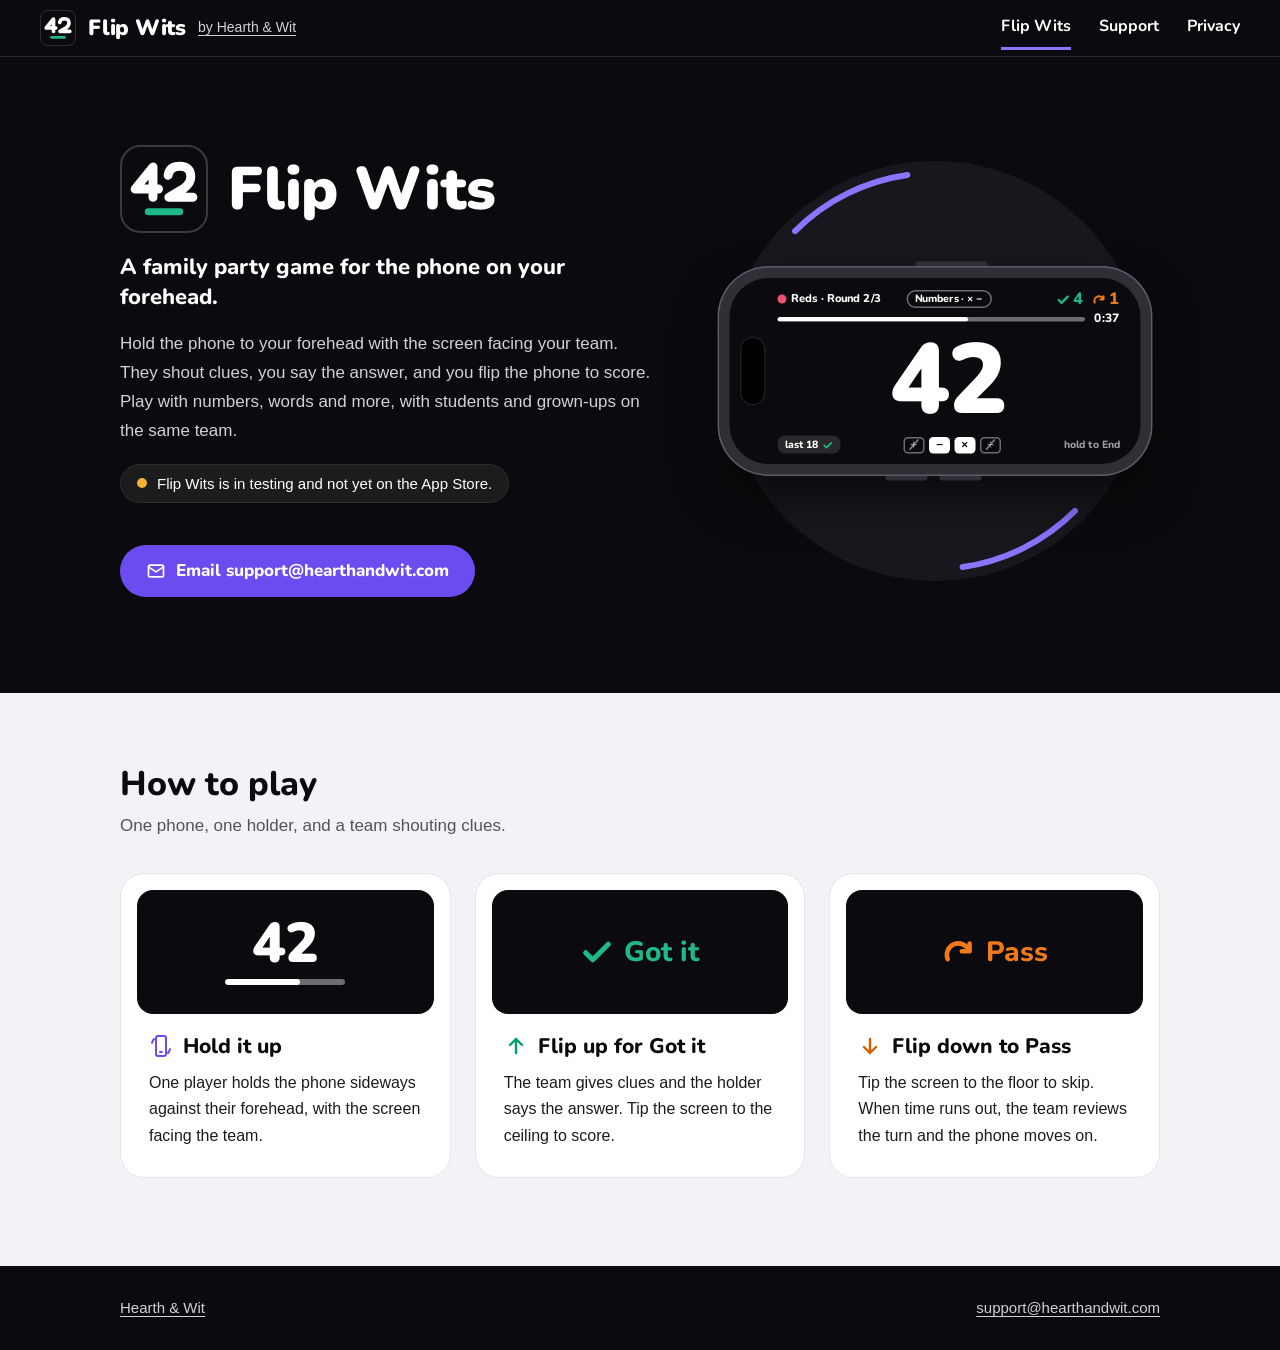
<file: index.html>
<!doctype html>
<html lang="en">
<head>
<meta charset="utf-8">
<meta name="viewport" content="width=device-width, initial-scale=1">
<title>Flip Wits</title>
<meta name="description" content="A family party game for the phone on your forehead.">
<meta name="theme-color" content="#0B0B0F">
<link rel="icon" href="favicon.svg?v=3" type="image/svg+xml">
<link rel="stylesheet" href="style.css?v=3">
</head>
<body>
<a class="skip" href="#main">Skip to content</a>
<!-- The top bar: the Flip Wits mark and wordmark, a small link back to the company, and the page links.
     The mark is the app icon drawn as strokes (the same drawing as on hearthandwit.com), so it never depends on a font. -->
<header class="top">
  <div class="brand">
    <svg class="brand-mark" aria-hidden="true" viewBox="0 0 64 64"><rect x=".75" y=".75" width="62.5" height="62.5" rx="14" fill="#0B0B0F" stroke="#3A3A3C" stroke-width="1.5"/><path d="M24 38V16L11 32H28M35 22Q36 15.5 43.5 15.5Q51.5 15.5 51.5 23Q51.5 27.5 46.5 31.5L35.5 38H53" fill="none" stroke="#FFFFFF" stroke-width="6.5" stroke-linecap="round" stroke-linejoin="round"/><rect x="18" y="46" width="28" height="5" rx="2.5" fill="#1FB889"/></svg>
    <span class="wordmark">Flip Wits</span>
    <a class="by" href="https://hearthandwit.com/">by Hearth &amp; Wit</a>
  </div>
  <nav aria-label="Flip Wits">
    <a href="./" aria-current="page">Flip Wits</a>
    <a href="support/">Support</a>
    <a href="privacy/">Privacy</a>
  </nav>
</header>

<main id="main">
  <section class="hero" aria-labelledby="hero-title">
    <div class="wrap hero-inner">
      <div class="intro">
        <div class="title-row">
          <svg class="hero-mark" aria-hidden="true" viewBox="0 0 64 64"><rect x=".75" y=".75" width="62.5" height="62.5" rx="14" fill="#0B0B0F" stroke="#3A3A3C" stroke-width="1.5"/><path d="M24 38V16L11 32H28M35 22Q36 15.5 43.5 15.5Q51.5 15.5 51.5 23Q51.5 27.5 46.5 31.5L35.5 38H53" fill="none" stroke="#FFFFFF" stroke-width="6.5" stroke-linecap="round" stroke-linejoin="round"/><rect x="18" y="46" width="28" height="5" rx="2.5" fill="#1FB889"/></svg>
          <h1 id="hero-title" class="wordmark">Flip Wits</h1>
        </div>
        <p class="tagline">A family party game for the phone on your forehead.</p>
        <p>Hold the phone to your forehead with the screen facing your team. They shout clues, you say the answer, and you flip the phone to score. Play with numbers, words and more, with students and grown-ups on the same team.</p>
        <p class="status">Flip Wits is in testing and not yet on the App Store.</p>
        <p class="cta"><a class="button" href="mailto:support@hearthandwit.com"><svg aria-hidden="true" viewBox="0 0 24 24" fill="none" stroke="currentColor" stroke-width="2" stroke-linecap="round" stroke-linejoin="round"><rect x="3" y="5" width="18" height="14" rx="2"/><path d="M3 7l9 6 9-6"/></svg>Email support@hearthandwit.com</a></p>
      </div>

      <!-- The turn screen on a sideways phone (a big number to guess, the got-it count in green, the pass count in orange),
           copied from the Flip Wits drawing on hearthandwit.com. It is one picture for screen readers (role="img" with a label),
           and its parts also carry aria-hidden="true", because Chromium does not hide the children of a role="img" element
           by itself. When the app's turn screen changes, redraw it here and on hearthandwit.com. -->
      <div class="fw-art">
        <div class="fw-stage">
          <svg class="fw-disc" aria-hidden="true" viewBox="0 0 280 280" fill="none" stroke="#8B74FF" stroke-width="4" stroke-linecap="round"><circle cx="140" cy="140" r="140" fill="#17171D" stroke="none"/><path d="M46.7 46.7A132 132 0 0 1 121.6 9.3M233.3 233.3A132 132 0 0 1 158.4 270.7"/></svg>
          <div class="phone-side" role="img" aria-label="Flip Wits on an iPhone held sideways, on a turn: the number 42 to guess, with 4 got it in green and 1 pass in orange.">
            <div class="fw" aria-hidden="true">
              <div class="fw-top">
                <span class="fw-team">Reds · Round 2/3</span>
                <span class="fw-deck">Numbers · × −</span>
                <span class="fw-score">
                  <span class="fw-got"><svg viewBox="0 0 24 24" fill="none" stroke="currentColor" stroke-width="4" stroke-linecap="round" stroke-linejoin="round"><path d="M4 12.5l5 5L20 6.5"/></svg>4</span>
                  <span class="fw-pass"><svg viewBox="0 0 24 24" fill="none" stroke="currentColor" stroke-width="3.6" stroke-linecap="round" stroke-linejoin="round"><path d="M4 17A8 8 0 0 1 19 11M14 11.5h5.5V6"/></svg>1</span>
                </span>
              </div>
              <div class="fw-timer"><span class="fw-track"><span></span></span><span>0:37</span></div>
              <div class="fw-number">42</div>
              <div class="fw-foot">
                <span class="fw-last">last 18<svg viewBox="0 0 24 24" fill="none" stroke="#1FB889" stroke-width="4" stroke-linecap="round" stroke-linejoin="round"><path d="M4 12.5l5 5L20 6.5"/></svg></span>
                <span class="fw-ops"><span class="off">+</span><span>−</span><span>×</span><span class="off">÷</span></span>
                <span class="fw-end">hold to End</span>
              </div>
            </div>
          </div>
        </div>
      </div>
    </div>
  </section>

  <!-- How to play: each card opens with a small flash screen (hidden from screen readers, as the heading says it in words),
       then the step's title with its direction glyph, then the step. -->
  <section class="steps" aria-labelledby="play-title">
    <div class="wrap">
      <h2 id="play-title">How to play</h2>
      <p class="sub">One phone, one holder, and a team shouting clues.</p>
      <ul class="cards">
        <li class="card">
          <div class="tile" aria-hidden="true"><span class="tile-number">42</span><span class="tile-track"><span></span></span></div>
          <h3><svg class="ic-hold" aria-hidden="true" viewBox="0 0 24 24" fill="none" stroke="currentColor" stroke-width="2" stroke-linecap="round" stroke-linejoin="round"><rect x="7" y="2" width="10" height="20" rx="2"/><path d="M11 18h2"/><path d="M3 9a9 9 0 0 1 2-4M21 15a9 9 0 0 1-2 4"/></svg>Hold it up</h3>
          <p>One player holds the phone sideways against their forehead, with the screen facing the team.</p>
        </li>
        <li class="card">
          <div class="tile tile-got" aria-hidden="true"><span class="tile-row"><svg viewBox="0 0 24 24" fill="none" stroke="currentColor" stroke-width="3.6" stroke-linecap="round" stroke-linejoin="round"><path d="M4 12.5l5 5L20 6.5"/></svg>Got it</span></div>
          <h3><svg class="ic-got" aria-hidden="true" viewBox="0 0 24 24" fill="none" stroke="currentColor" stroke-width="2.4" stroke-linecap="round" stroke-linejoin="round"><path d="M12 19V5M6 11l6-6 6 6"/></svg>Flip up for Got it</h3>
          <p>The team gives clues and the holder says the answer. Tip the screen to the ceiling to score.</p>
        </li>
        <li class="card">
          <div class="tile tile-pass" aria-hidden="true"><span class="tile-row"><svg viewBox="0 0 24 24" fill="none" stroke="currentColor" stroke-width="3.2" stroke-linecap="round" stroke-linejoin="round"><path d="M4 17A8 8 0 0 1 19 11M14 11.5h5.5V6"/></svg>Pass</span></div>
          <h3><svg class="ic-pass" aria-hidden="true" viewBox="0 0 24 24" fill="none" stroke="currentColor" stroke-width="2.4" stroke-linecap="round" stroke-linejoin="round"><path d="M12 5v14M6 13l6 6 6-6"/></svg>Flip down to Pass</h3>
          <p>Tip the screen to the floor to skip. When time runs out, the team reviews the turn and the phone moves on.</p>
        </li>
      </ul>
    </div>
  </section>
</main>

<footer>
  <div class="inner">
    <span><a href="https://hearthandwit.com/">Hearth &amp; Wit</a></span>
    <a href="mailto:support@hearthandwit.com">support@hearthandwit.com</a>
  </div>
</footer>
</body>
</html>
</file>
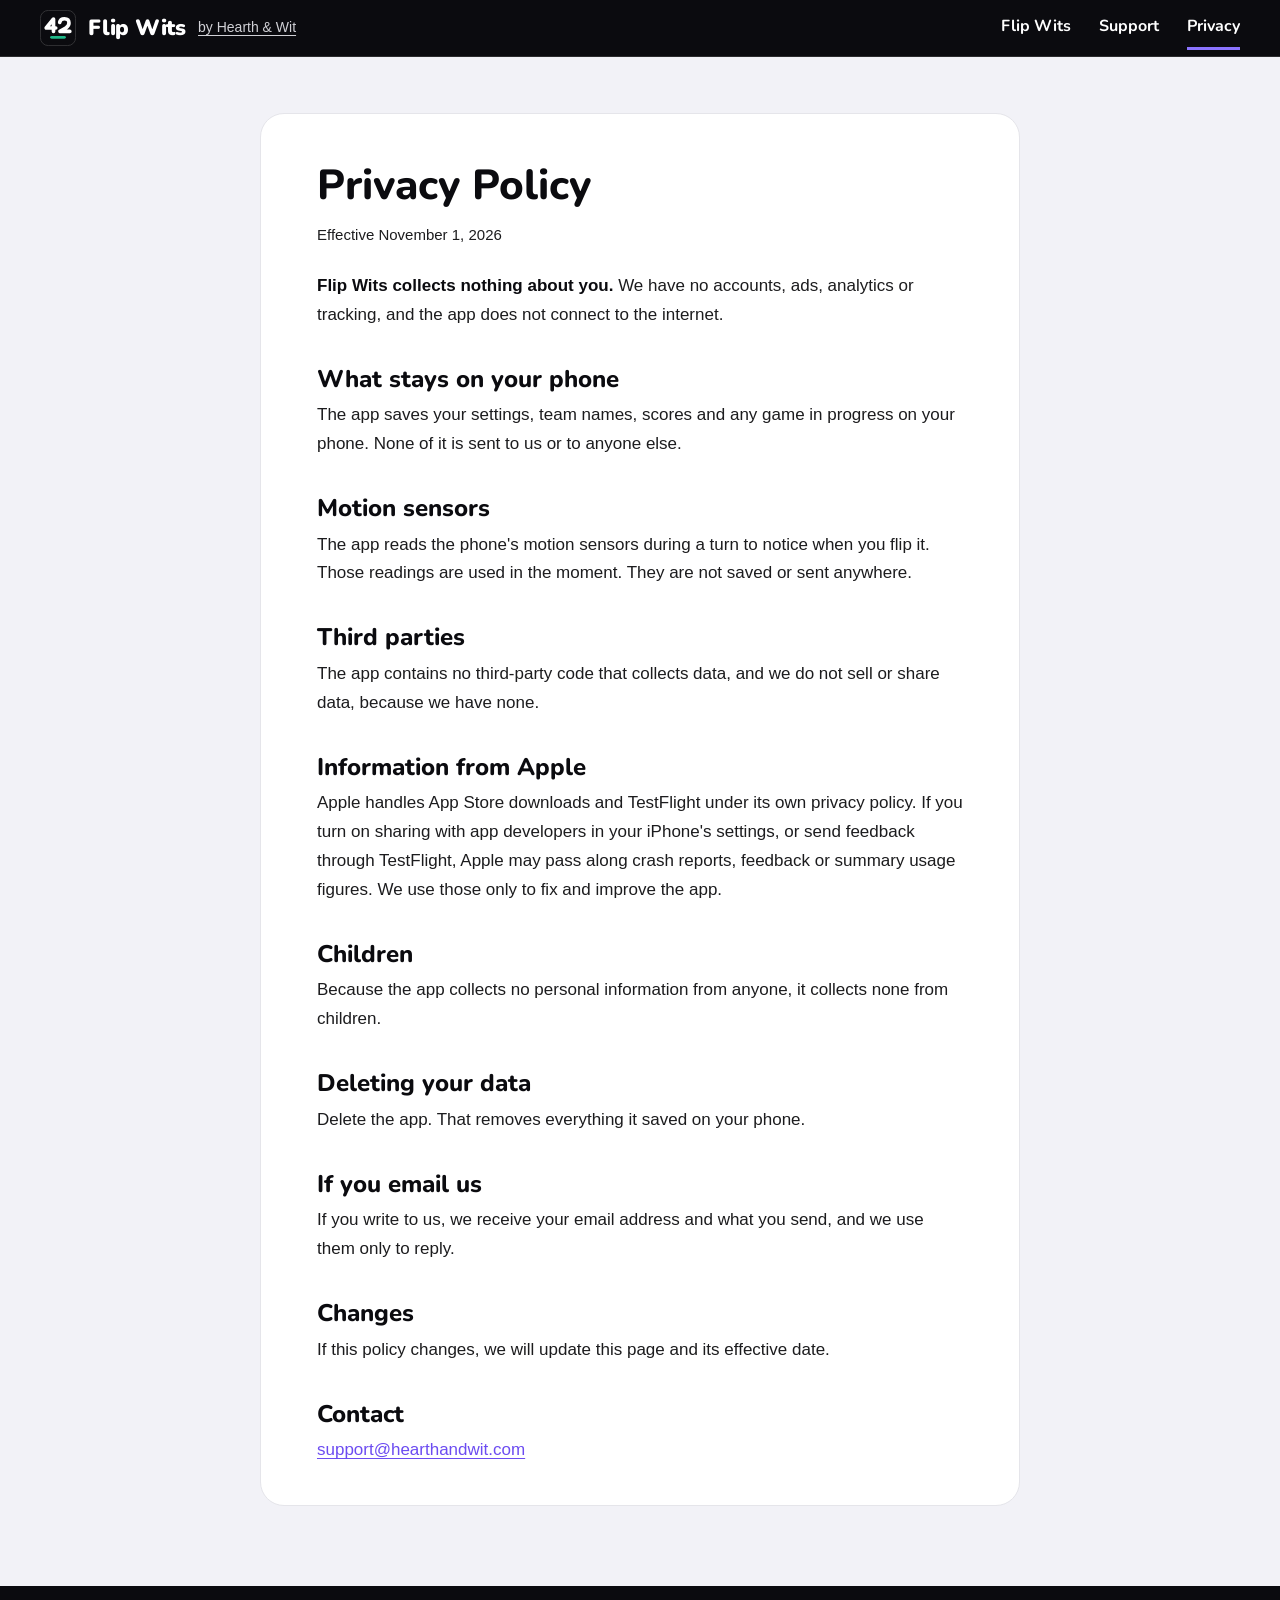
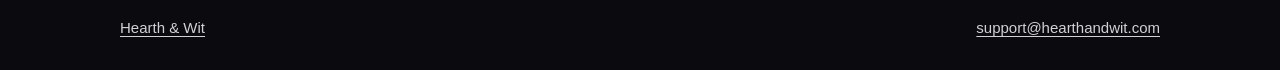
<file: privacy/index.html>
<!doctype html>
<html lang="en">
<head>
<meta charset="utf-8">
<meta name="viewport" content="width=device-width, initial-scale=1">
<title>Flip Wits Privacy</title>
<meta name="description" content="Flip Wits collects nothing about you.">
<meta name="theme-color" content="#0B0B0F">
<link rel="icon" href="../favicon.svg?v=3" type="image/svg+xml">
<link rel="stylesheet" href="../style.css?v=3">
</head>
<body>
<a class="skip" href="#main">Skip to content</a>
<!-- The top bar: the Flip Wits mark and wordmark, a small link back to the company, and the page links. -->
<header class="top">
  <div class="brand">
    <svg class="brand-mark" aria-hidden="true" viewBox="0 0 64 64"><rect x=".75" y=".75" width="62.5" height="62.5" rx="14" fill="#0B0B0F" stroke="#3A3A3C" stroke-width="1.5"/><path d="M24 38V16L11 32H28M35 22Q36 15.5 43.5 15.5Q51.5 15.5 51.5 23Q51.5 27.5 46.5 31.5L35.5 38H53" fill="none" stroke="#FFFFFF" stroke-width="6.5" stroke-linecap="round" stroke-linejoin="round"/><rect x="18" y="46" width="28" height="5" rx="2.5" fill="#1FB889"/></svg>
    <span class="wordmark">Flip Wits</span>
    <a class="by" href="https://hearthandwit.com/">by Hearth &amp; Wit</a>
  </div>
  <nav aria-label="Flip Wits">
    <a href="../">Flip Wits</a>
    <a href="../support/">Support</a>
    <a href="../privacy/" aria-current="page">Privacy</a>
  </nav>
</header>

<main id="main">
<article class="page">
<h1>Privacy Policy</h1>
<p class="date">Effective November 1, 2026</p>
<p><strong>Flip Wits collects nothing about you.</strong> We have no accounts, ads, analytics or tracking, and the app does not connect to the internet.</p>
<h2>What stays on your phone</h2>
<p>The app saves your settings, team names, scores and any game in progress on your phone. None of it is sent to us or to anyone else.</p>
<h2>Motion sensors</h2>
<p>The app reads the phone's motion sensors during a turn to notice when you flip it. Those readings are used in the moment. They are not saved or sent anywhere.</p>
<h2>Third parties</h2>
<p>The app contains no third-party code that collects data, and we do not sell or share data, because we have none.</p>
<h2>Information from Apple</h2>
<p>Apple handles App Store downloads and TestFlight under its own privacy policy. If you turn on sharing with app developers in your iPhone's settings, or send feedback through TestFlight, Apple may pass along crash reports, feedback or summary usage figures. We use those only to fix and improve the app.</p>
<h2>Children</h2>
<p>Because the app collects no personal information from anyone, it collects none from children.</p>
<h2>Deleting your data</h2>
<p>Delete the app. That removes everything it saved on your phone.</p>
<h2>If you email us</h2>
<p>If you write to us, we receive your email address and what you send, and we use them only to reply.</p>
<h2>Changes</h2>
<p>If this policy changes, we will update this page and its effective date.</p>
<h2>Contact</h2>
<p><a href="mailto:support@hearthandwit.com">support@hearthandwit.com</a></p>
</article>
</main>

<footer>
  <div class="inner">
    <span><a href="https://hearthandwit.com/">Hearth &amp; Wit</a></span>
    <a href="mailto:support@hearthandwit.com">support@hearthandwit.com</a>
  </div>
</footer>
</body>
</html>
</file>
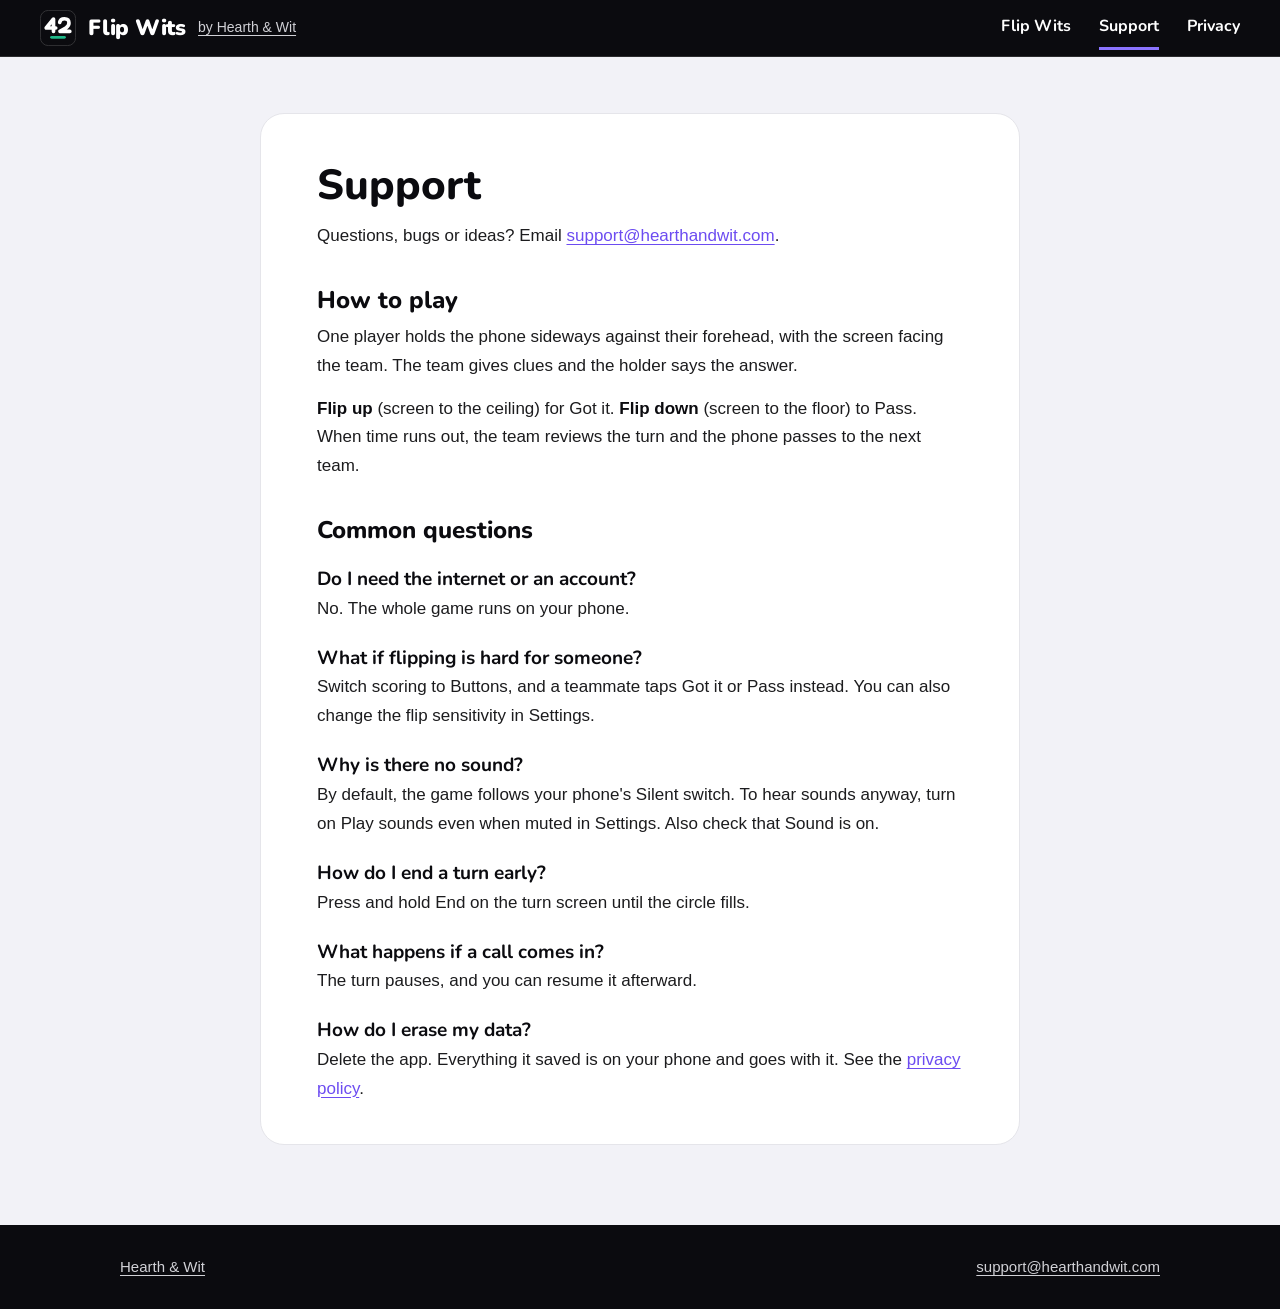
<file: support/index.html>
<!doctype html>
<html lang="en">
<head>
<meta charset="utf-8">
<meta name="viewport" content="width=device-width, initial-scale=1">
<title>Flip Wits Support</title>
<meta name="description" content="How to play Flip Wits, common questions and how to reach us.">
<meta name="theme-color" content="#0B0B0F">
<link rel="icon" href="../favicon.svg?v=3" type="image/svg+xml">
<link rel="stylesheet" href="../style.css?v=3">
</head>
<body>
<a class="skip" href="#main">Skip to content</a>
<!-- The top bar: the Flip Wits mark and wordmark, a small link back to the company, and the page links. -->
<header class="top">
  <div class="brand">
    <svg class="brand-mark" aria-hidden="true" viewBox="0 0 64 64"><rect x=".75" y=".75" width="62.5" height="62.5" rx="14" fill="#0B0B0F" stroke="#3A3A3C" stroke-width="1.5"/><path d="M24 38V16L11 32H28M35 22Q36 15.5 43.5 15.5Q51.5 15.5 51.5 23Q51.5 27.5 46.5 31.5L35.5 38H53" fill="none" stroke="#FFFFFF" stroke-width="6.5" stroke-linecap="round" stroke-linejoin="round"/><rect x="18" y="46" width="28" height="5" rx="2.5" fill="#1FB889"/></svg>
    <span class="wordmark">Flip Wits</span>
    <a class="by" href="https://hearthandwit.com/">by Hearth &amp; Wit</a>
  </div>
  <nav aria-label="Flip Wits">
    <a href="../">Flip Wits</a>
    <a href="../support/" aria-current="page">Support</a>
    <a href="../privacy/">Privacy</a>
  </nav>
</header>

<main id="main">
<article class="page">
<h1>Support</h1>
<p class="lede">Questions, bugs or ideas? Email <a href="mailto:support@hearthandwit.com">support@hearthandwit.com</a>.</p>
<h2>How to play</h2>
<p>One player holds the phone sideways against their forehead, with the screen facing the team. The team gives clues and the holder says the answer.</p>
<p><strong>Flip up</strong> (screen to the ceiling) for Got it. <strong>Flip down</strong> (screen to the floor) to Pass. When time runs out, the team reviews the turn and the phone passes to the next team.</p>
<h2>Common questions</h2>
<h3>Do I need the internet or an account?</h3>
<p>No. The whole game runs on your phone.</p>
<h3>What if flipping is hard for someone?</h3>
<p>Switch scoring to Buttons, and a teammate taps Got it or Pass instead. You can also change the flip sensitivity in Settings.</p>
<h3>Why is there no sound?</h3>
<p>By default, the game follows your phone's Silent switch. To hear sounds anyway, turn on Play sounds even when muted in Settings. Also check that Sound is on.</p>
<h3>How do I end a turn early?</h3>
<p>Press and hold End on the turn screen until the circle fills.</p>
<h3>What happens if a call comes in?</h3>
<p>The turn pauses, and you can resume it afterward.</p>
<h3>How do I erase my data?</h3>
<p>Delete the app. Everything it saved is on your phone and goes with it. See the <a href="/privacy/">privacy policy</a>.</p>
</article>
</main>

<footer>
  <div class="inner">
    <span><a href="https://hearthandwit.com/">Hearth &amp; Wit</a></span>
    <a href="mailto:support@hearthandwit.com">support@hearthandwit.com</a>
  </div>
</footer>
</body>
</html>
</file>
<file: style.css>
/* The Flip Wits site: one small stylesheet with no outside requests, so the pages load fast and tell no third party about a visit.
   The look follows the iOS app itself, not the Hearth & Wit company site. Every color below is a value from the app's design
   tokens (design/tokens.json in the math-phone-app repo); README.md lists where each one comes from and its contrast.
   When this file changes, bump the ?v= tag on its links in all three pages. */

/* Nunito is the rounded face the app's design canvases use in place of SF Pro Rounded. Only the latin subset and only
   the three weights in use are served from this site's own fonts folder (OFL, see fonts/OFL.txt): 700 for buttons and
   small headings, 800 for headings and the wordmark, 900 for the big number on the turn screen, as the app sets numbers heavy.
   font-display: swap shows the text at once in the fallback face while a file loads. */
@font-face { font-family: "Nunito"; src: url("fonts/nunito-700-latin.woff2") format("woff2"); font-weight: 700; font-style: normal; font-display: swap; }
@font-face { font-family: "Nunito"; src: url("fonts/nunito-800-latin.woff2") format("woff2"); font-weight: 800; font-style: normal; font-display: swap; }
@font-face { font-family: "Nunito"; src: url("fonts/nunito-900-latin.woff2") format("woff2"); font-weight: 900; font-style: normal; font-display: swap; }

/* The palette, named as in the app. The game ground and its white text are the turn, countdown and flash screens; the grouped
   grey and white surfaces are the app's menus. Got it and Pass each come in a light-ground and a dark-ground value, and are
   never shown by color alone: each always sits with its glyph and its word. --soft and --muted are the two text greys,
   chosen dark (or light) enough to pass 4.5:1 on every ground they sit on. */
:root {
  color-scheme: light;
  --ground: #0B0B0F; --on-ground: #FFFFFF; --soft: #D1D1D6; --raised: #1C1C1E; --edge: #2C2C2E;
  --grouped: #F2F2F7; --surface: #FFFFFF; --label: #0B0B0F; --body: #1C1C1E; --muted: #545458; --rule: #E5E5EA;
  --violet: #6C4CF1; --violet-deep: #4A2FD0; --violet-dark: #8B74FF;
  --got: #009E73; --got-dark: #1FB889; --pass: #D55E00; --pass-dark: #F07A1A; --warn: #E69F00; --warn-dark: #F2B134;
  --round: Nunito, ui-rounded, "SF Pro Rounded", system-ui, sans-serif;
  --sans: -apple-system, BlinkMacSystemFont, "Segoe UI", Roboto, "Helvetica Neue", Arial, sans-serif;
  --focus: var(--violet);
}

/* The page ground is the menus' grouped grey, so the long support and privacy text reads as dark on light. The body face is the
   system sans, as the app's menus use the system labels; the rounded face is kept for headings, buttons and numbers. */
* { box-sizing: border-box; }
html { scroll-behavior: smooth; }
body { margin: 0; background: var(--grouped); color: var(--body); font: 17px/1.7 var(--sans); position: relative; -webkit-text-size-adjust: 100%; }
h1, h2, h3 { font-family: var(--round); font-weight: 800; color: var(--label); line-height: 1.15; margin: 0; }
p { margin: 0 0 14px; }
a { color: var(--violet); text-underline-offset: 3px; }
a:hover { color: var(--violet-deep); }

/* One visible focus ring for keyboard users on every link. It is violet on the light grounds and white on the dark ones
   (the dark blocks set --focus), so it always stands well clear of what is behind it. */
:focus-visible { outline: 3px solid var(--focus); outline-offset: 3px; border-radius: 6px; }
.top, .hero, footer { --focus: var(--on-ground); }

/* The skip link sits off screen until a keyboard user tabs to it, then drops in over the top bar. */
.skip { position: absolute; left: 16px; top: -64px; z-index: 3; background: var(--violet-deep); color: #fff; font-family: var(--round); font-weight: 800; padding: 12px 20px; border-radius: 999px; text-decoration: none; }
.skip:focus { top: 12px; }
.skip:hover { color: #fff; }

/* The blocks share one centered column, so the dark hero band and the light sections can each run edge to edge. */
.wrap { width: 100%; max-width: 1120px; margin: 0 auto; padding: 0 40px; }

/* The top bar is a strip of the game ground: the 42 mark and the Flip Wits wordmark on the left, with a small "by Hearth & Wit"
   link home to the company, and the page links on the right. Every link is held 44px tall so it is easy to tap. */
.top { position: sticky; top: 0; z-index: 2; background: var(--ground); color: var(--on-ground); border-bottom: 1px solid var(--edge); display: flex; flex-wrap: wrap; align-items: center; justify-content: space-between; gap: 0 32px; padding: 6px 40px; }
.brand { display: flex; align-items: center; flex-wrap: wrap; gap: 0 12px; margin: 0; }
.brand-mark { width: 36px; height: 36px; flex: 0 0 auto; display: block; }
.wordmark { font-family: var(--round); font-weight: 900; letter-spacing: -.01em; }
.brand .wordmark { font-size: 22px; line-height: 1; }
.by { display: inline-flex; align-items: center; min-height: 44px; color: var(--soft); font-size: 14px; }
.by:hover { color: var(--on-ground); }
nav { display: flex; flex-wrap: wrap; gap: 0 28px; }
nav a { display: inline-flex; align-items: center; min-height: 44px; color: var(--on-ground); text-decoration: none; font-family: var(--round); font-weight: 700; font-size: 16px; border-bottom: 3px solid transparent; }
nav a:hover { color: var(--on-ground); border-bottom-color: var(--soft); }
/* The page you are on is marked the way the app marks a selected chip: in its violet (the dark-ground value here). */
nav a[aria-current="page"] { border-bottom-color: var(--violet-dark); }

/* The hero is the turn screen's near-black ground with white text: the mark beside the wordmark, the introduction and the
   Email button on the left, and a drawing of the real turn screen on a sideways phone on the right, stacking on a phone. */
.hero { background: var(--ground); color: var(--on-ground); }
.hero-inner { display: flex; align-items: center; justify-content: space-between; gap: 48px; padding-top: 88px; padding-bottom: 96px; }
.intro { min-width: 0; max-width: 540px; }
.title-row { display: flex; align-items: center; gap: 20px; margin-bottom: 20px; }
.hero-mark { width: 88px; height: 88px; flex: 0 0 auto; display: block; }
.hero h1 { color: var(--on-ground); font-size: 60px; line-height: 1; }
.tagline { font-family: var(--round); font-weight: 800; font-size: 22px; line-height: 1.35; color: var(--on-ground); margin-bottom: 18px; }
.intro p { color: var(--soft); }
.intro .tagline { color: var(--on-ground); }
/* The testing note is a capsule with a warn-yellow dot, the app's color for "not finished". The words carry the meaning;
   the dot only echoes it. */
.status { display: inline-flex; align-items: center; gap: 10px; margin-top: 4px; padding: 8px 16px; border-radius: 999px; background: var(--raised); border: 1px solid var(--edge); font-size: 15px; line-height: 1.4; }
.intro .status { color: var(--on-ground); }
.status::before { content: ""; flex: 0 0 auto; width: 10px; height: 10px; border-radius: 50%; background: var(--warn-dark); }
.cta { margin: 28px 0 0; }

/* The button is the app's Play button: a violet capsule with bold rounded white text, deeper violet on hover. */
.button { display: inline-flex; align-items: center; gap: 10px; min-height: 52px; padding: 12px 26px; border-radius: 999px; background: var(--violet); color: #fff; font-family: var(--round); font-weight: 800; font-size: 17px; line-height: 1.2; text-decoration: none; transition: background-color .15s ease; }
.button:hover { background: var(--violet-deep); color: #fff; }
.button svg { width: 20px; height: 20px; flex: 0 0 auto; }

/* The turn screen on a sideways phone, reused from the drawing of Flip Wits on hearthandwit.com (its .fw rules), so both
   sites show the same picture. It is drawn at a fixed 300px square and scaled with --s, and the wrapper takes the scaled
   size so the layout leaves the right room. The disc behind it is a slightly raised dark with two violet turning arcs. */
.fw-art { --s: 1.5; flex: 0 0 auto; width: calc(300px * var(--s)); height: calc(300px * var(--s)); }
.fw-stage { position: relative; width: 300px; height: 300px; transform: scale(var(--s)); transform-origin: 0 0; }
.fw-disc { position: absolute; left: 10px; top: 10px; width: 280px; height: 280px; display: block; }
/* The phone body is the company site's neutral dark grey, with a thin lighter edge so it still shows on the near-black.
   Its camera is on the left, so the top of the phone points left: the volume keys (the left edge when upright) are on
   the bottom edge and the side key on the top edge. The second volume key is the first one's shadow, 36px along. */
.phone-side { position: absolute; left: 5px; top: 80px; width: 290px; height: 140px; padding: 8px; background: #2E3036; border-radius: 34px; box-shadow: 0 16px 30px rgba(0, 0, 0, .5), inset 0 0 0 1px #5A5D66; }
.phone-side::before, .phone-side::after { content: ""; position: absolute; background: #2E3036; }
.phone-side::before { left: 112px; bottom: -3px; width: 28px; height: 3px; border-radius: 0 0 2px 2px; box-shadow: 36px 0 0 #2E3036; }
.phone-side::after { left: 132px; top: -3px; width: 48px; height: 3px; border-radius: 2px 2px 0 0; }
/* The glass clips the drawing like a real screen. Small text is enlarged past true scale so it still reads.
   Numbers are tabular and the big one is set heavy (900), as in the app; the camera island is the ::before at the left. */
.fw { position: relative; width: 100%; height: 100%; overflow: hidden; display: flex; flex-direction: column; gap: 3px; padding: 8px 14px 7px 32px; border-radius: 26px; background: var(--ground); color: #fff; font-family: var(--round); font-weight: 800; font-variant-numeric: tabular-nums; line-height: 1.1; white-space: nowrap; }
.fw::before { content: ""; position: absolute; left: 8px; top: 50%; width: 15px; height: 44px; margin-top: -22px; border-radius: 8px; background: #000; box-shadow: 0 0 0 1px #1C1C24; }
.fw svg { display: block; }
.fw-top { display: grid; grid-template-columns: 1fr auto 1fr; align-items: center; gap: 6px; font-size: 7.5px; }
.fw-team { display: flex; align-items: center; gap: 3px; }
.fw-team::before { content: ""; width: 6px; height: 6px; border-radius: 50%; background: #EB4F72; }
.fw-deck { padding: 1px 5px; border-radius: 999px; border: 1px solid rgba(255, 255, 255, .4); font-size: 7px; }
.fw-score { justify-self: end; display: flex; align-items: center; gap: 6px; font-size: 11px; }
.fw-got, .fw-pass { display: flex; align-items: center; gap: 2px; }
.fw-got { color: var(--got-dark); }
.fw-pass { color: var(--pass-dark); }
.fw-score svg { width: 9px; height: 9px; }
/* The timer bar is a capsule, as in the app: a faint track with the time left in white. */
.fw-timer { display: flex; align-items: center; gap: 6px; font-size: 8px; line-height: 1; }
.fw-track { flex: 1; height: 3px; border-radius: 999px; background: rgba(255, 255, 255, .4); overflow: hidden; }
.fw-track span { display: block; width: 62%; height: 100%; border-radius: 999px; background: #fff; }
.fw-number { flex: 1; display: flex; align-items: center; justify-content: center; font-size: 66px; font-weight: 900; line-height: .82; letter-spacing: -.02em; }
.fw-foot { display: flex; align-items: center; justify-content: space-between; gap: 6px; font-size: 7px; }
.fw-last { display: flex; align-items: center; gap: 3px; padding: 2px 5px; border-radius: 5px; background: rgba(255, 255, 255, .12); }
.fw-last svg { width: 7px; height: 7px; }
/* The four operation chips: minus and times are on (white), plus and divide are off, outlined and struck through. */
.fw-ops { display: flex; gap: 3px; font-size: 8px; line-height: 1; }
.fw-ops span { position: relative; width: 14px; height: 11px; display: flex; align-items: center; justify-content: center; border-radius: 3px; background: #fff; color: var(--ground); }
.fw-ops .off { background: none; border: 1px solid rgba(255, 255, 255, .4); color: rgba(255, 255, 255, .5); }
.fw-ops .off::after { content: ""; position: absolute; left: 50%; top: 50%; width: 1.15em; height: 1px; background: currentColor; transform: translate(-50%, -50%) rotate(-50deg); }
.fw-end { color: rgba(255, 255, 255, .6); }

/* How to play: three white cards on the grouped grey, like rows in the app's menus, with the app's 24px card radius. */
.steps { padding: 72px 0 88px; }
.steps h2 { font-size: 34px; margin-bottom: 8px; }
.sub { color: var(--muted); font-size: 17px; margin-bottom: 32px; }
.cards { list-style: none; margin: 0; padding: 0; display: grid; grid-template-columns: repeat(3, minmax(0, 1fr)); gap: 24px; }
.card { background: var(--surface); border: 1px solid var(--rule); border-radius: 24px; padding: 16px 16px 28px; display: flex; flex-direction: column; gap: 12px; }
/* Each card opens with a small flash screen as the app shows it: the near-black ground with, in turn, the number your team
   sees, the green check with "Got it" and the orange pass arrow with "Pass", in the app's dark-ground colors. The h3 below
   names the step in words, so the tile is a picture only and is hidden from screen readers. */
.tile { height: 124px; border-radius: 16px; background: var(--ground); color: var(--on-ground); display: flex; flex-direction: column; align-items: center; justify-content: center; gap: 10px; font-family: var(--round); font-weight: 800; font-size: 28px; line-height: 1; margin-bottom: 8px; }
.tile-row { display: flex; align-items: center; gap: 10px; }
.tile svg { width: 34px; height: 34px; display: block; }
.tile-got { color: var(--got-dark); }
.tile-pass { color: var(--pass-dark); }
.tile-number { font-size: 56px; font-weight: 900; letter-spacing: -.02em; line-height: .9; font-variant-numeric: tabular-nums; }
.tile-track { width: 120px; height: 6px; border-radius: 999px; background: rgba(255, 255, 255, .4); overflow: hidden; }
.tile-track span { display: block; width: 62%; height: 100%; border-radius: 999px; background: #fff; }
/* The step titles carry a direction glyph in the light-ground values: violet for the phone, Got it green for up, Pass orange
   for down. As graphics beside words they need 3:1 on white, which all three clear. */
.card h3 { display: flex; align-items: center; gap: 10px; font-size: 21px; padding: 0 12px; }
.card h3 svg { width: 24px; height: 24px; flex: 0 0 auto; }
.ic-hold { color: var(--violet); }
.ic-got { color: var(--got); }
.ic-pass { color: var(--pass); }
.card p { margin: 0; padding: 0 12px; font-size: 16px; line-height: 1.65; color: var(--body); }

/* The support and privacy pages: the text sits on one white surface on the grouped grey, held to a reading width,
   with rounded headings and the system face for the running text. */
.page { max-width: 760px; margin: 56px auto 80px; padding: 48px 56px 40px; background: var(--surface); border: 1px solid var(--rule); border-radius: 24px; }
.page h1 { font-size: 42px; margin-bottom: 12px; }
.page h2 { font-size: 24px; margin: 36px 0 8px; }
.page h3 { font-size: 19px; font-weight: 700; margin: 24px 0 4px; }
.page p { color: var(--body); }
.page strong { color: var(--label); }
.date { color: var(--muted); font-size: 15px; margin-bottom: 24px; }
.lede { color: var(--muted); margin-bottom: 8px; }
.page > p:last-child { margin-bottom: 0; }
/* Links inside the running text get 12px of padding above and below. On an inline link that padding does not move the lines,
   but it does grow the tap target to 44px tall, so a link in a sentence is as easy to tap on a phone as one in the top bar. */
.page a { padding: 12px 0; }
.page a:focus-visible { outline-offset: 0; }

/* The footer closes the page on the game ground again, with the company link and the email address, each 44px tall. */
footer { background: var(--ground); color: var(--soft); padding: 20px 40px; }
footer .inner { max-width: 1040px; margin: 0 auto; display: flex; flex-wrap: wrap; align-items: center; justify-content: space-between; gap: 0 24px; font-size: 15px; }
footer a { display: inline-flex; align-items: center; min-height: 44px; color: var(--soft); }
footer a:hover { color: var(--on-ground); }

/* A narrower desktop: the drawing is drawn smaller so the introduction keeps a comfortable width beside it. */
@media (max-width: 1080px) {
  .fw-art { --s: 1.2; }
}

/* A tablet or phone: the hero stacks, with the drawing under the button, the cards go one per row, and the page
   surface loses most of its padding so the text keeps its width. The top bar stops sticking, as it wraps to two
   rows here and would take too much of a small screen. */
@media (max-width: 860px) {
  .top { position: static; padding: 4px 16px; }
  footer { padding: 12px 16px; }
  .wrap { padding: 0 16px; }
  .hero-inner { flex-direction: column; align-items: flex-start; gap: 40px; padding-top: 48px; padding-bottom: 56px; }
  .fw-art { --s: 1; align-self: center; }
  .hero h1 { font-size: 46px; }
  .hero-mark { width: 68px; height: 68px; }
  .title-row { gap: 16px; }
  .tagline { font-size: 20px; }
  .steps { padding: 48px 0 56px; }
  .steps h2 { font-size: 28px; }
  .cards { grid-template-columns: minmax(0, 1fr); gap: 16px; }
  .page { margin: 24px 16px 48px; padding: 32px 20px 24px; }
  .page h1 { font-size: 34px; }
  .page h2 { font-size: 22px; }
}

/* The narrowest phones (320px): the drawing is drawn a little smaller, as on hearthandwit.com, so it fits the column. */
@media (max-width: 359px) {
  .fw-art { --s: .9; }
  .hero h1 { font-size: 40px; }
  nav { gap: 0 20px; }
}

/* Nothing on the site moves on its own; this turns off the smooth scroll and the button's color fade for anyone who
   has asked their system for less motion. */
@media (prefers-reduced-motion: reduce) {
  html { scroll-behavior: auto; }
  .button { transition: none; }
}
</file>
